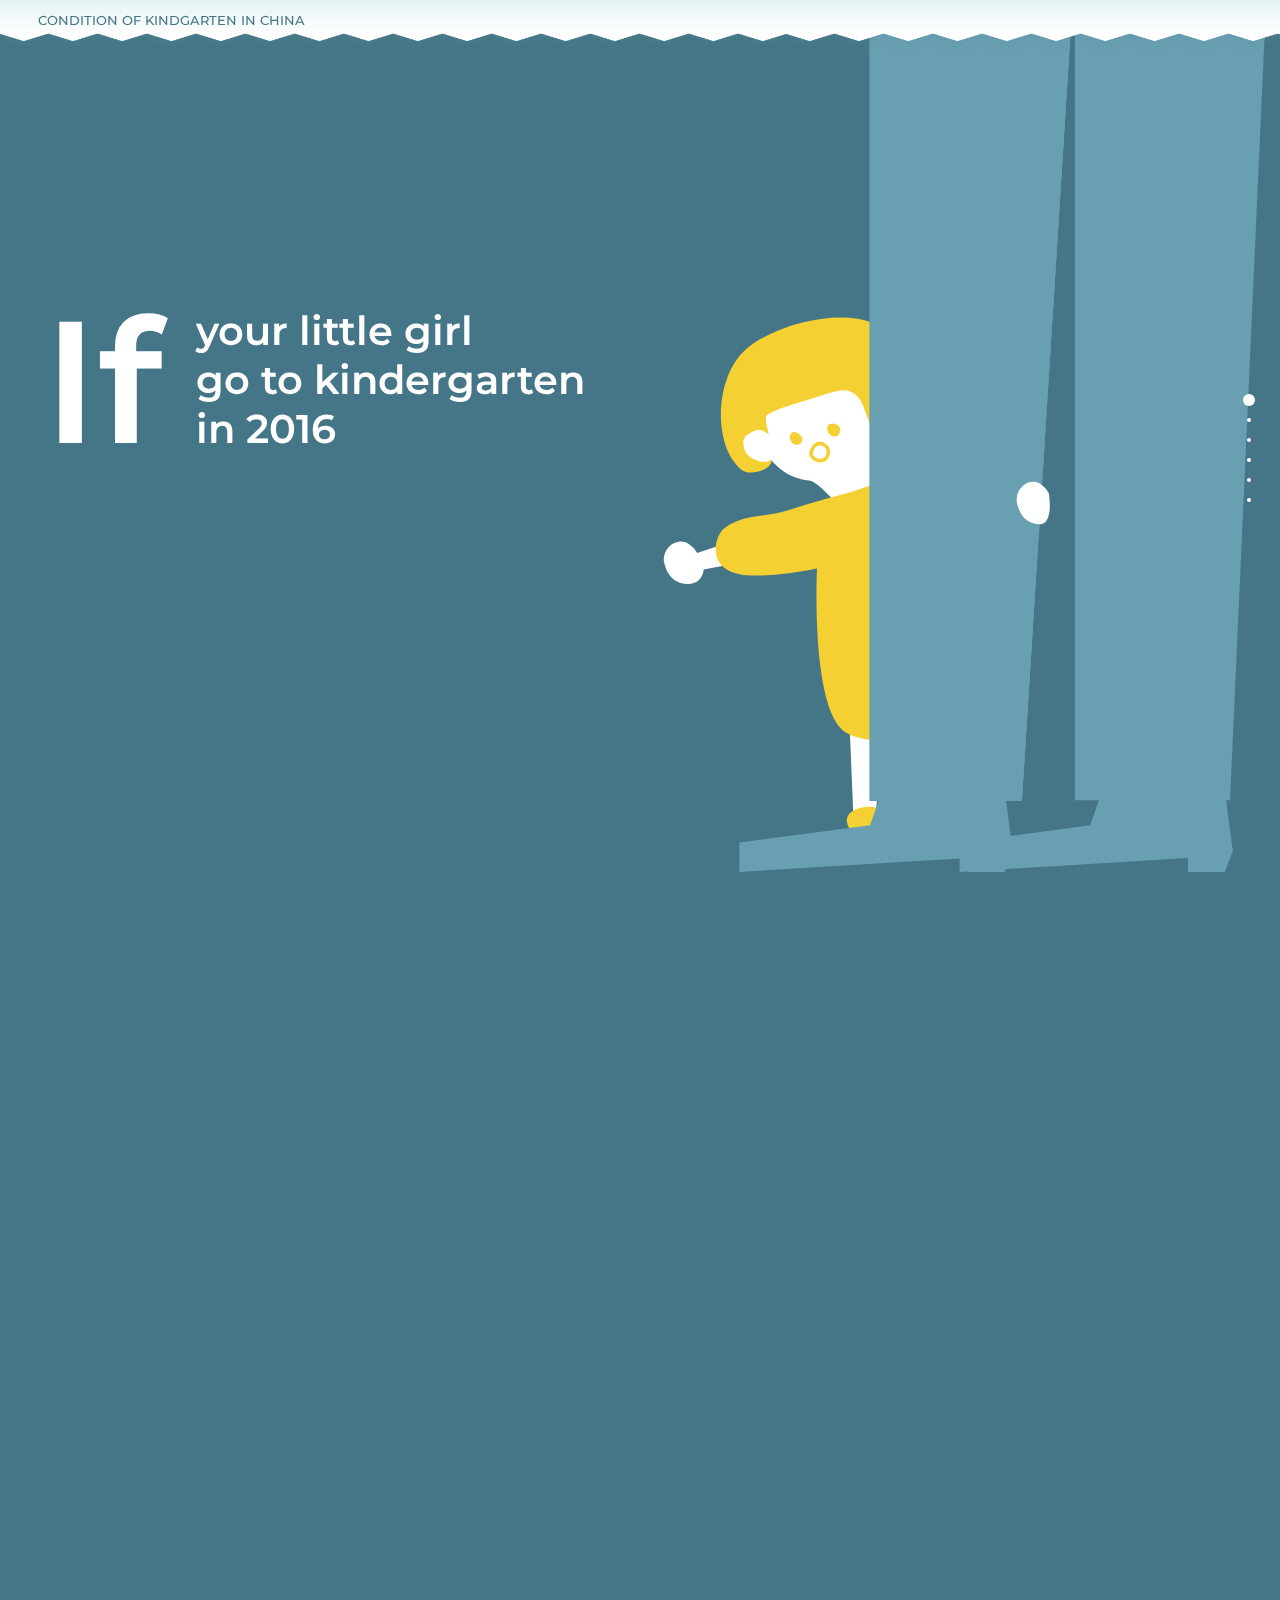
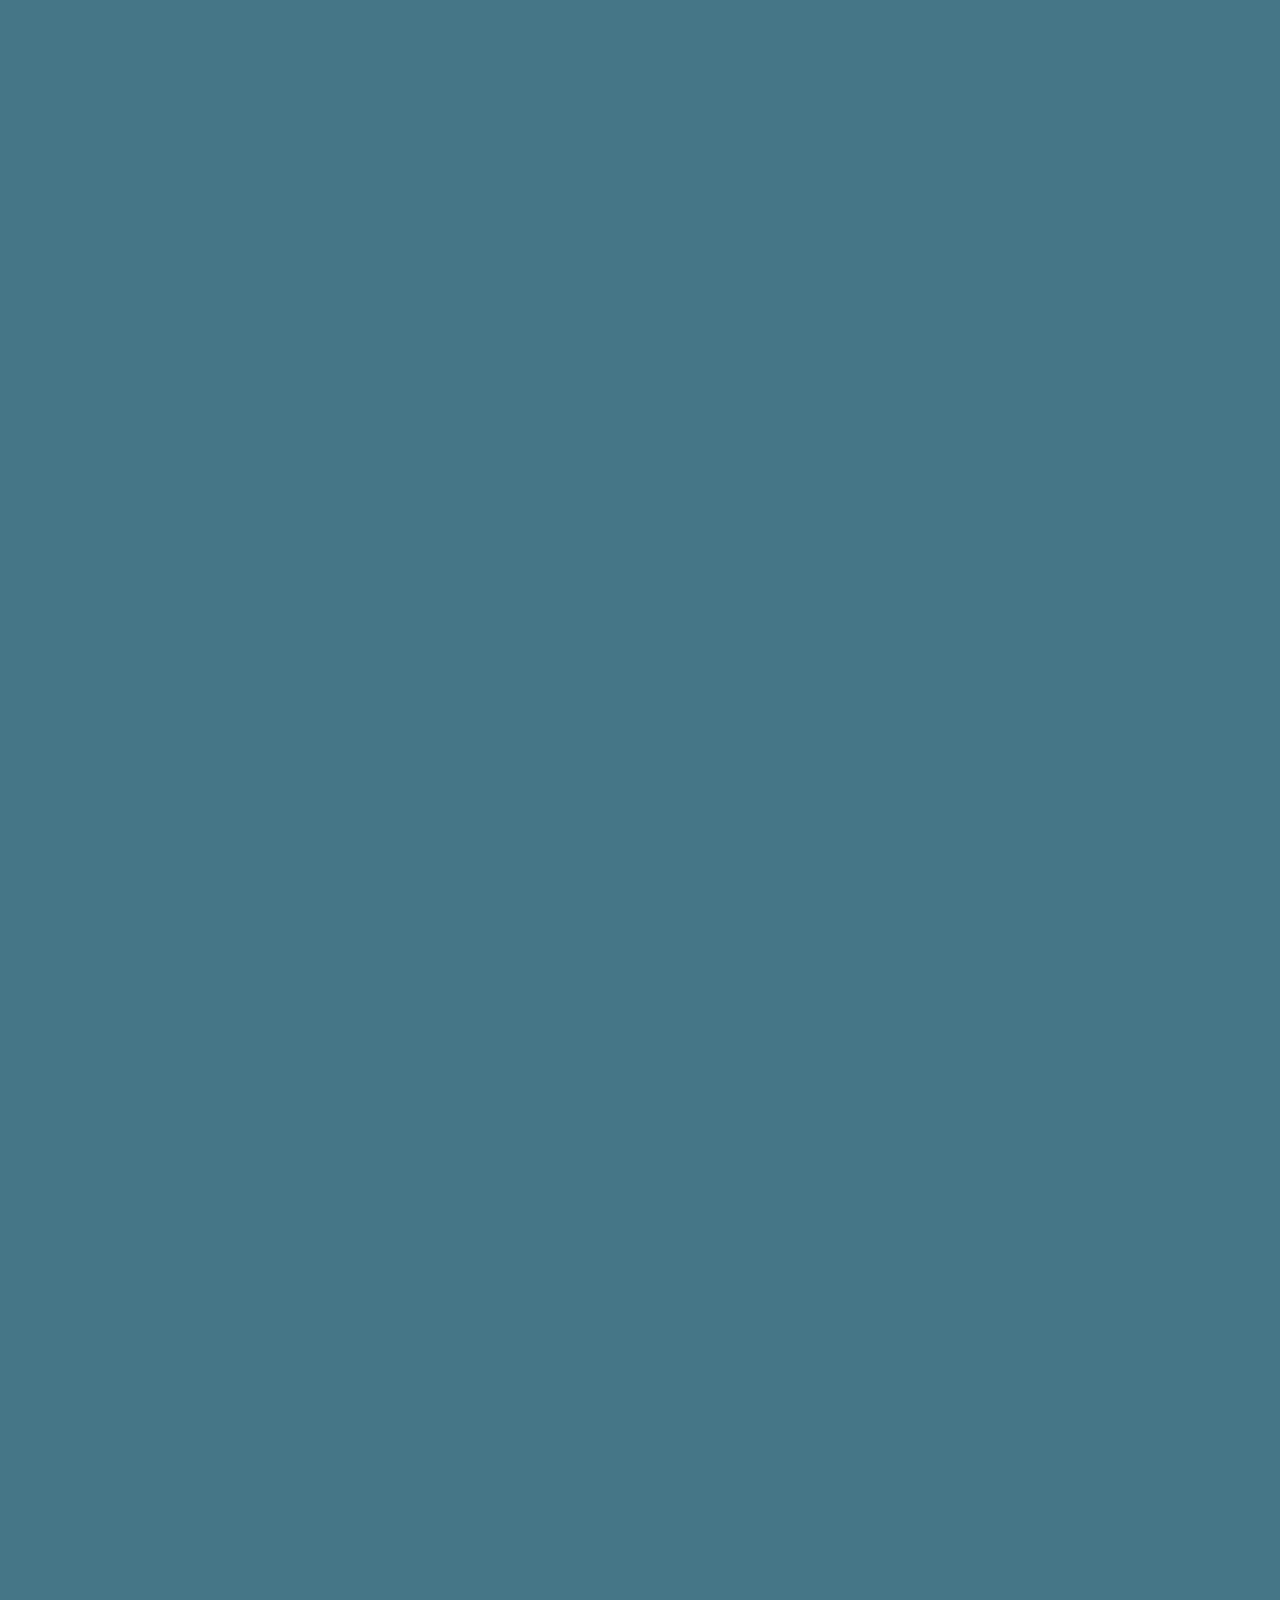
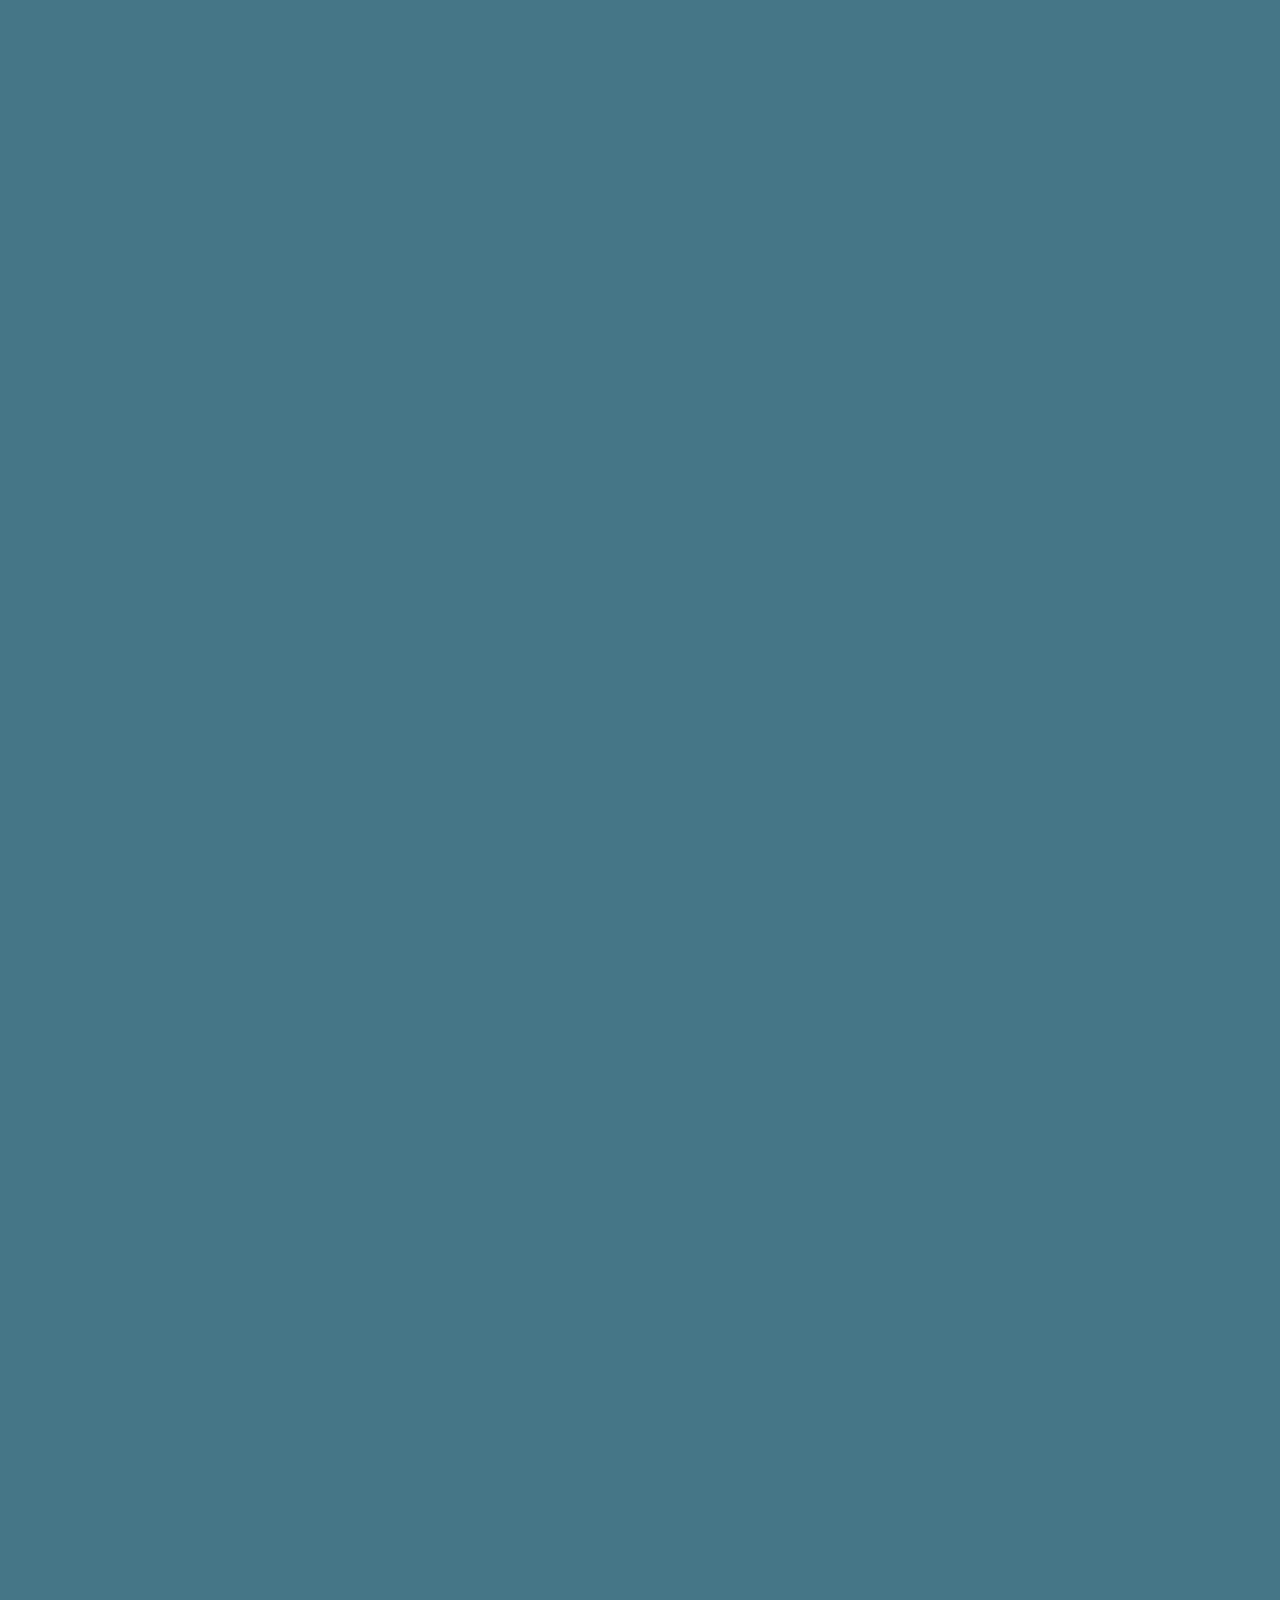
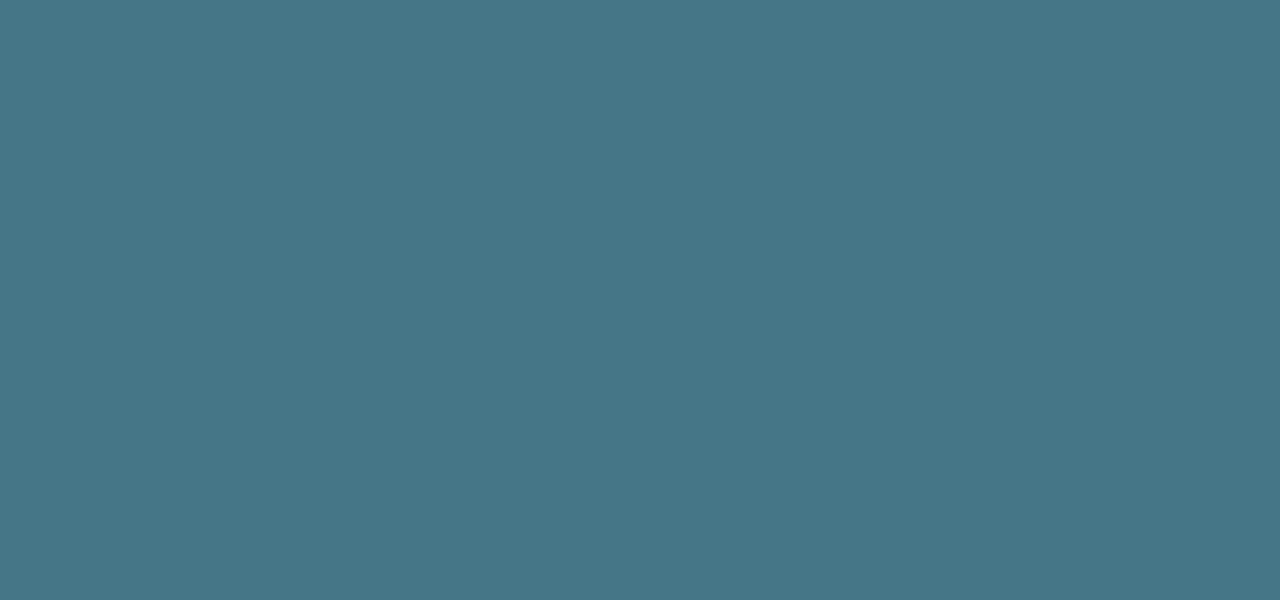
<file: index.html>
<!DOCTYPE html>
<html xmlns="http://www.w3.org/1999/xhtml">

<head>
	<meta http-equiv="Content-Type" content="text/html; charset=utf-8" />
	<title>Condition of kindgarten in China</title>

	<link rel="stylesheet" type="text/css" href="style/fullpage.css" />
	<link rel="stylesheet" type="text/css" href="style/style.css" />

	<!--[if IE]>
		<script type="text/javascript">
			 var console = { log: function() {} };
		</script>
	<![endif]-->
</head>

<body>
<div class="menu">
	<div class="label">Condition of kindgarten in China</div>
	<!-- <div class="spacer"></div> -->
	<div class="item"><a href="http://www.moe.gov.cn/s78/A03/moe_560/jytjsj_2016/2016_qg/"><span>Educational Statistics in 2016</span></a></div> 
	<div class="item">/</div>
	<div class="item"><a href="http://data.stats.gov.cn"><span>China Statistics Bureau</span></a></div>
	<div class="item">Data Source :</div>
</div>

<div id="fullpage">
	<div class="section" id="section0">
		<h1>If</h1>
		<h3>your little girl<br>go to kindergarten<br>in 2016</h3>
	</div>
		
	<div class="section" id="section1">
		<h2>There would be almost 30 children in one class.</h2>
		<button class="md-trigger" data-modal="modal-1">See more data →</button>
	</div>

	<div class="section" id="section2">
		<h2>Except your girl, a teacher need to take care of other 7 kids.</h2>
		<button class="md-trigger" data-modal="modal-2">See more data →</button>
	</div>

	<div class="section" id="section3">
		<h2>The outdoor sport area for every child is 3.95m<sup>2</sup>.</h2>
		<button class="md-trigger" data-modal="modal-3">See more data →</button>
		
	</div>

	<div class="section" id="section4">
		<h2>More than 1/4 of kindergarten is green areas.</h2>
		<button class="md-trigger" data-modal="modal-4">See more data →</button>
		
	</div>

	<div class="section" id="section5">
		<h2>The cost of tuition fee is on a large scale. How much can you pay for the tuition fee?</h2>
		<button class="md-trigger" data-modal="modal-5">See more data →</button>
		
	</div>

</div>

<script type="text/javascript" src="js/fullpage.js"></script>

<script type="text/javascript">
    var myFullpage = new fullpage('#fullpage', {
        // anchors: ['1', '2', '3','4','5','6'],
        navigation: true,
		navigationPosition: 'right',
        loopBottom: true
    });
</script>

<div class="md-modal md-effect-12" id="modal-1">
	<div class="md-content">
		<div class="left">
			<p>According to the guidelines by the Chinese government in 2016, there should be less than <b>30</b> children in one class. There are nine regions which do not meet the standard. Five of them are the places where the income per capita is comparatively low in the whole country.</p>
			<button id="choose">More than 30 children</button>
			<img class="legend" src='style/imgs/2-2.svg'>
			<h4>The Qinling – Huaihe Line (秦岭淮河线)is a reference line used by geographers to distinguish between Northern and Southern China.</h4> 
			<img class="legend" src='style/imgs/2-3.svg'>
			<h4>Heihe - Tengchong Line (黑河腾冲线) is an imaginary line divides the territory of China as follows (2002 statistics): 
				57% of the area is west of this line, but only 6% of the population lives there; 
				43% of the area is east of this line, but 94% of the population lives there.</h4> 
		</div>
		<div class="right">
			<img class="graph" src='style/imgs/2-1.svg'>
		</div>	
		<button class="md-close">← Back</button>	
	</div>
</div>

<div class="md-modal md-effect-12" id="modal-2">
	<div class="md-content">
		<div class="left">	
			<p>Generally, there is a shortage of educational personnel in China. In the rural area, only one teacher for a class of 20 children at the most. The condition in the urban area is also not good, two teachers take charge of one class. For example, in Shanghai, 9 children are looked after by one teacher as shown in the graph. Each dot represents a child. </p>		
			<button id="choose">Per capita income ↓</button>
		</div>		
		<div class="right">	
			<img class="graph" src='style/imgs/3-1.svg'>
		</div>
		<button class="md-close">← Back</button>	
	</div>
</div>

<div class="md-modal md-effect-12" id="modal-3">
	<div class="md-content">

		<div class="left">	
			<p><b>4m<sup>2</sup></b> is the minimum number for the sports area for each child in kindergartens. There is a stereotype in China that people in North area are stronger than the south. Maybe the difference starts with kindergartens. The percentage of mountain area could be the reason.</p>
			<img class="legend" src='style/imgs/4-2.svg'>
			<button id="choose">Northern area in China</button>
		</div>	
		<div class="right">						
			<img class="graph" src='style/imgs/4-1.svg'>
		</div>	
		<button class="md-close">← Back</button>
	</div>
</div>

<div class="md-modal md-effect-12" id="modal-4">
	<div class="md-content">
		
		<div class="left">	
			<p>According to the guidelines by the Chinese government, the percentage of green area in one kindergarten should be <b>30%</b> at least. But the average data shows that there are none of the regions up to standard. Although some areas are limited by the population density, for other regions, it’s still a problem. Urban planners and proprietors should take more responsibilities for this issue which has a massive influence in both mental and physical health of children.</p>				
			
		</div>	
		<div class="right">	
			<img class="graph" src='style/imgs/5-1.svg'>
		</div>
		<button class="md-close">← Back</button>
	</div>
</div>

<div class="md-modal md-effect-12" id="modal-5">
		<div class="md-content">
			<div class="special">	
				<p>The tuition fee of a kindergarten run by the government is always limited to an affordable range. However, the amount of these kindergartens is far behind needs. The cost of other kindergartens is rising every year because of the demanding requirements and their distinctive features in education.</p>
				<div class="salarybar"  id="salarybar">
					<div class="salary" ></div>
				</div>
				<button class="md-close">← Back</button>
			</div>
			
		</div>
	</div>

<!-- /container -->
<div class="md-overlay"></div><!-- the overlay element -->

<script src="js/classie.js"></script>
<script src="js/modalEffects.js"></script>
<script src="js/drag.js"></script>


</body>
</html>
</file>
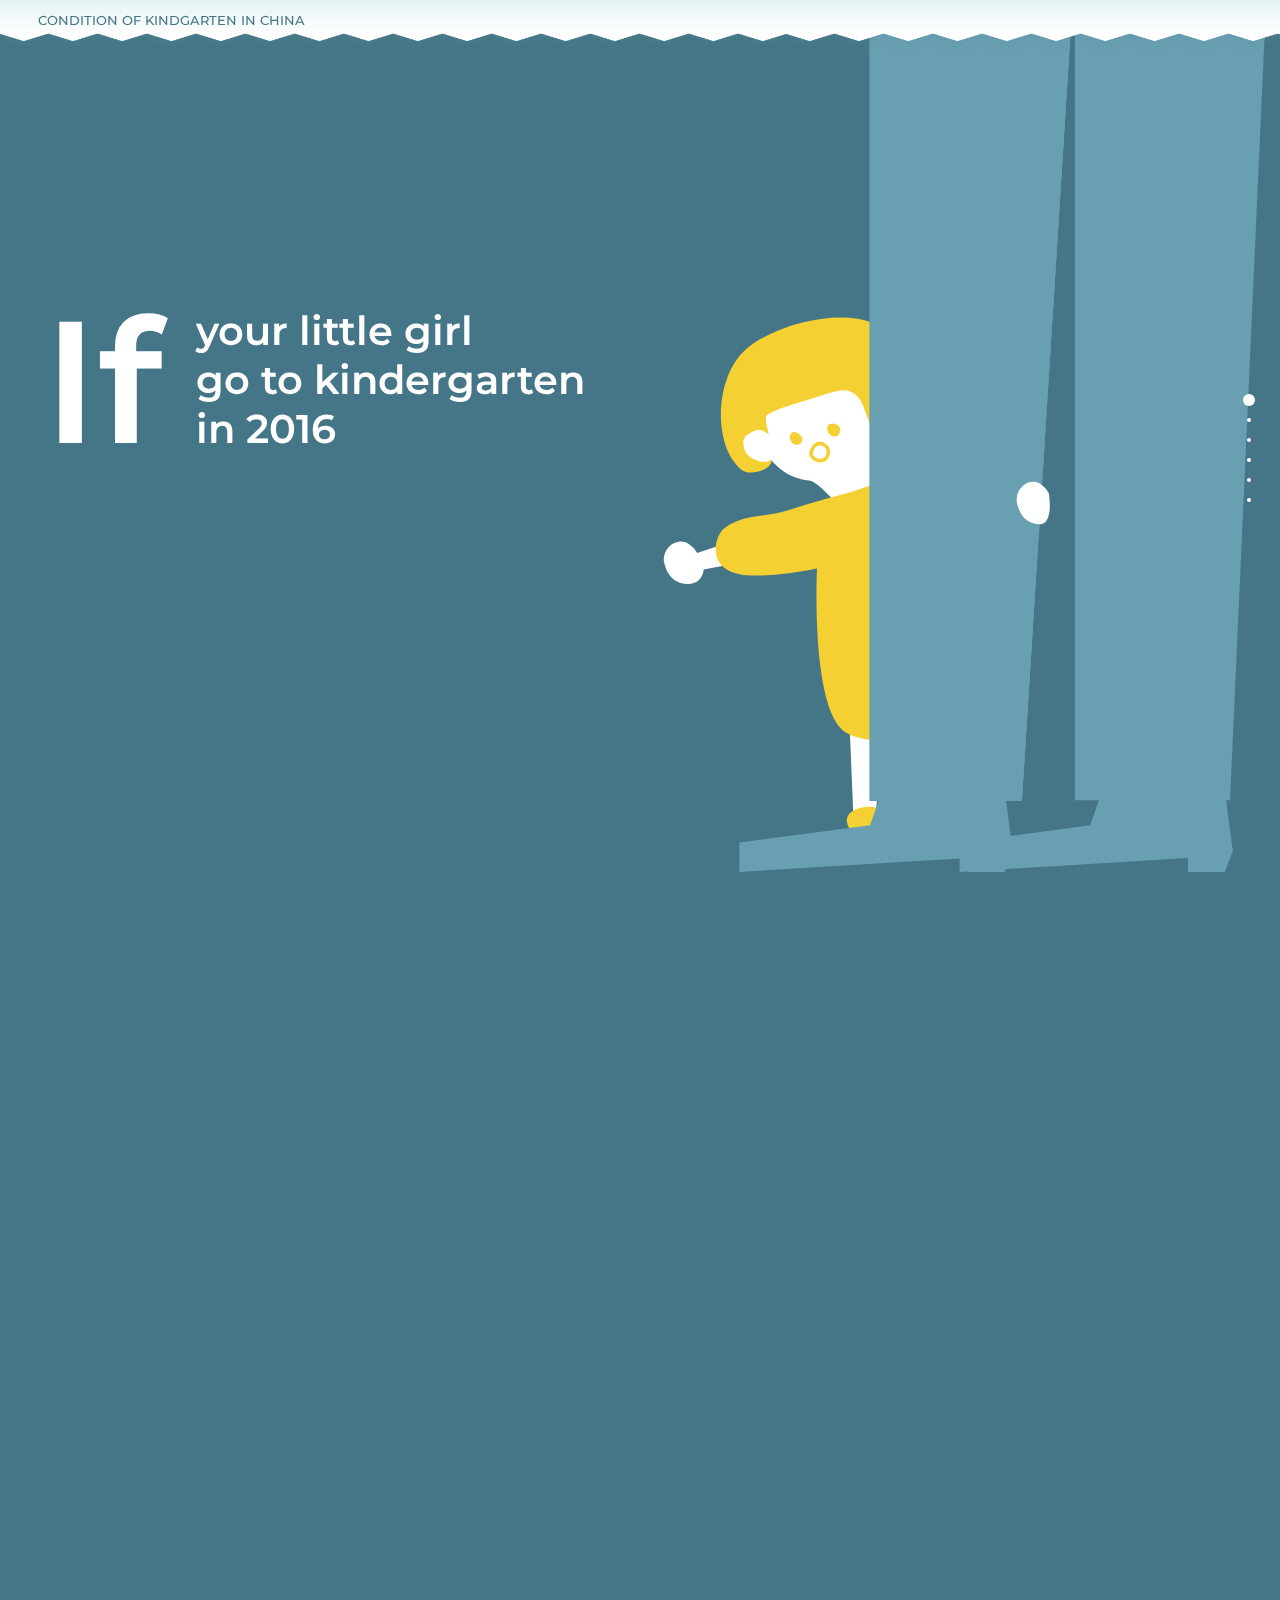
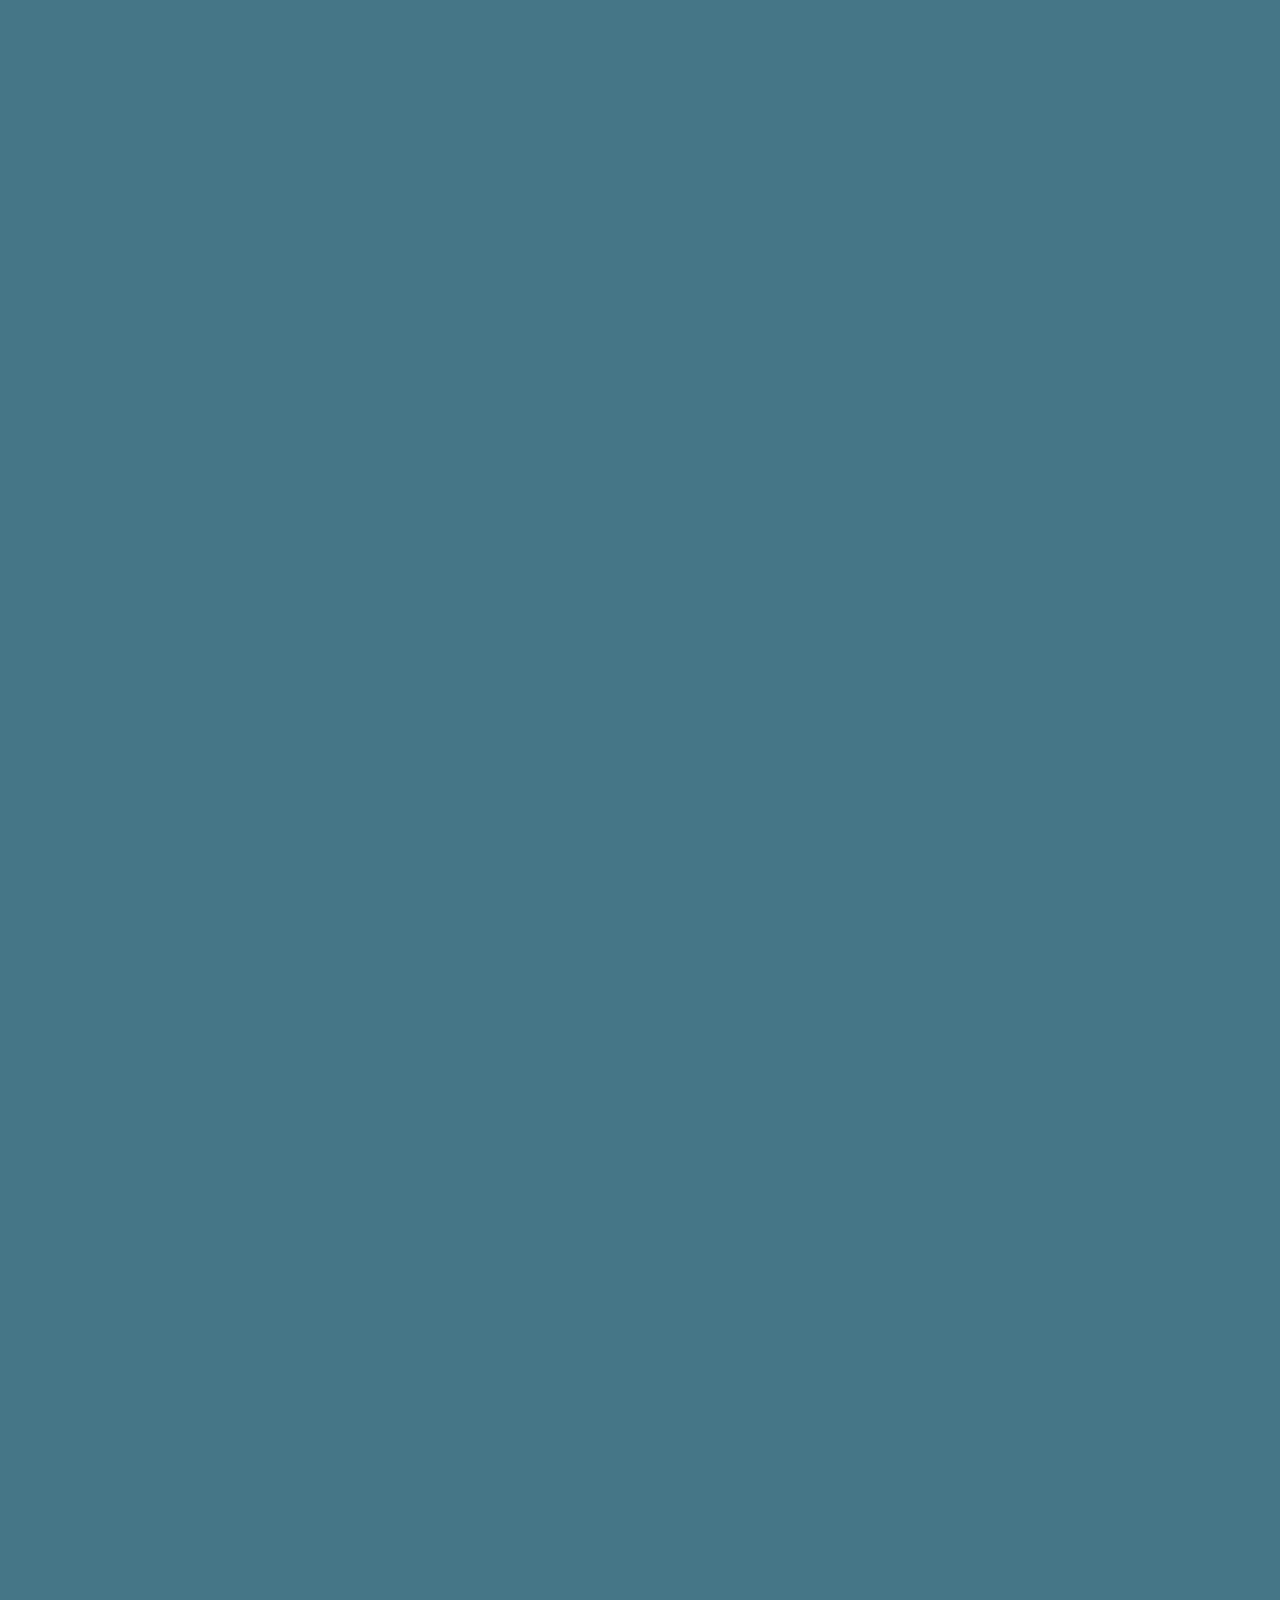
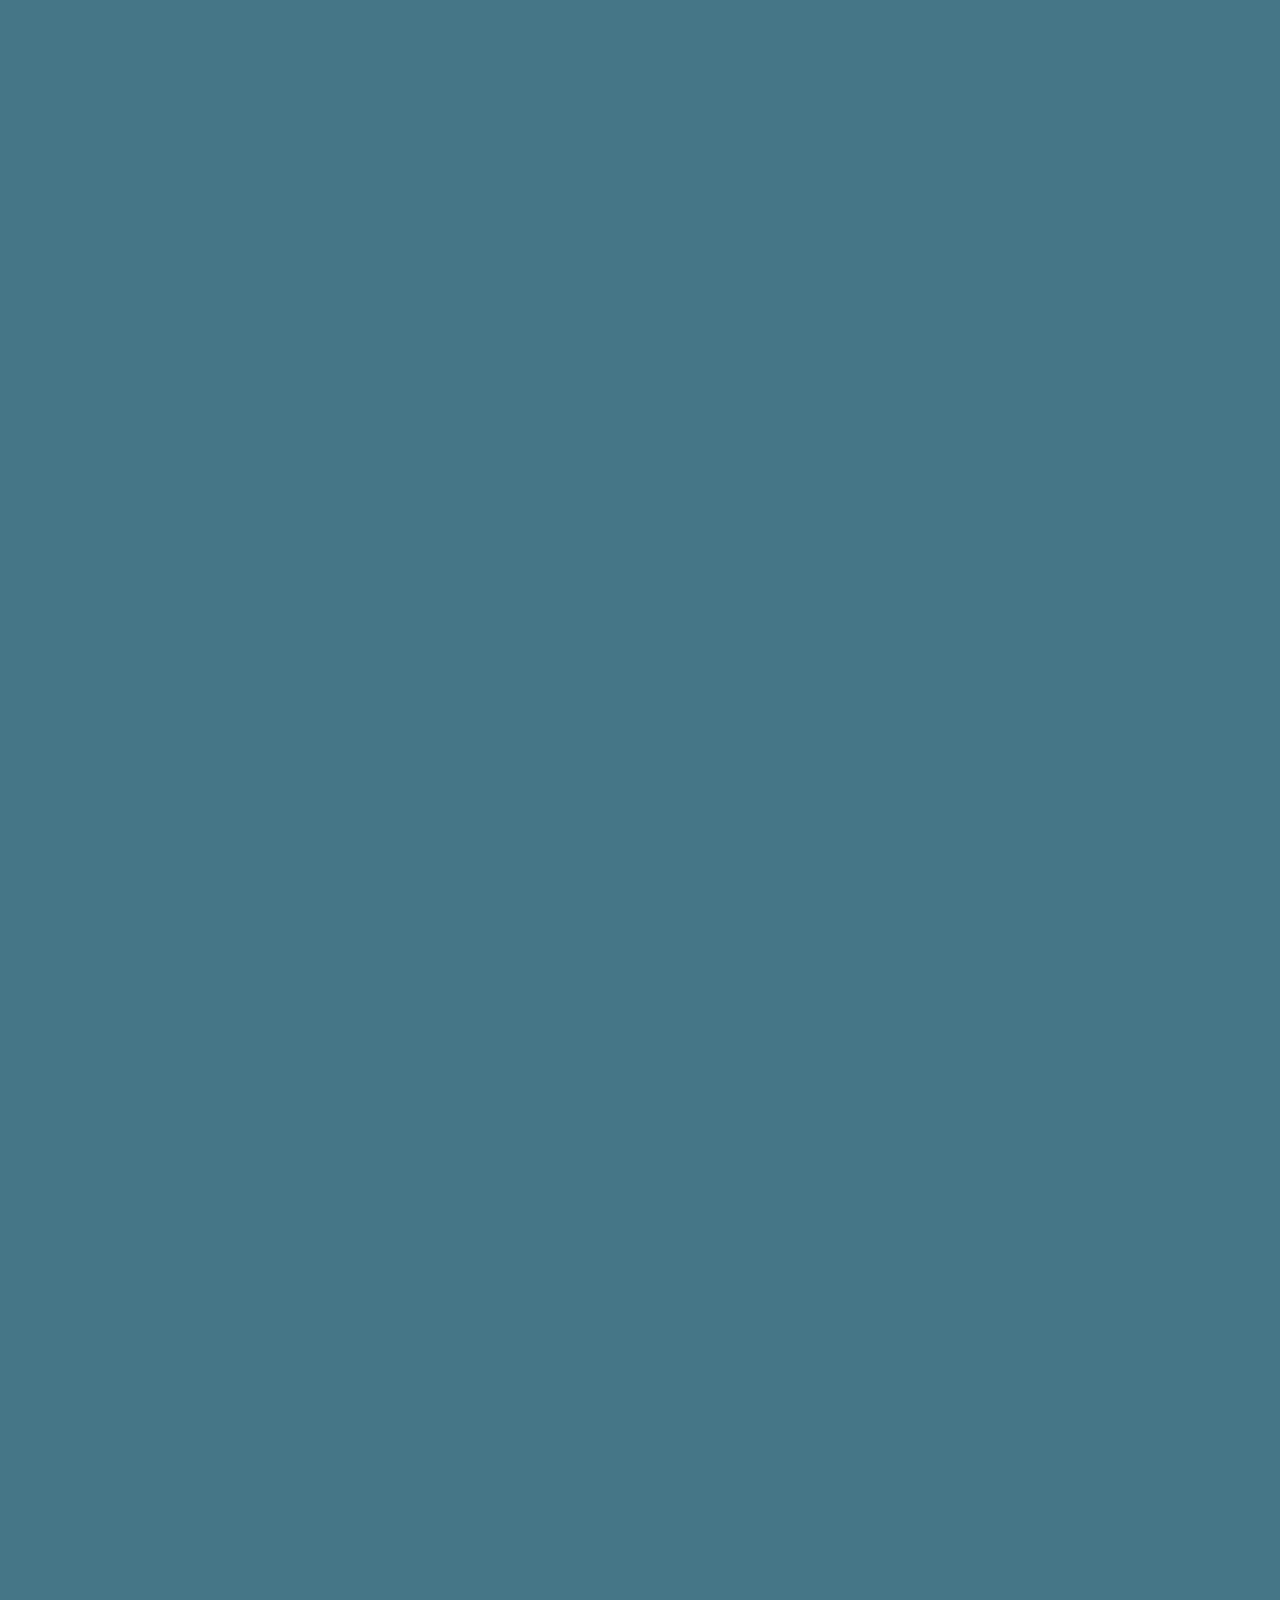
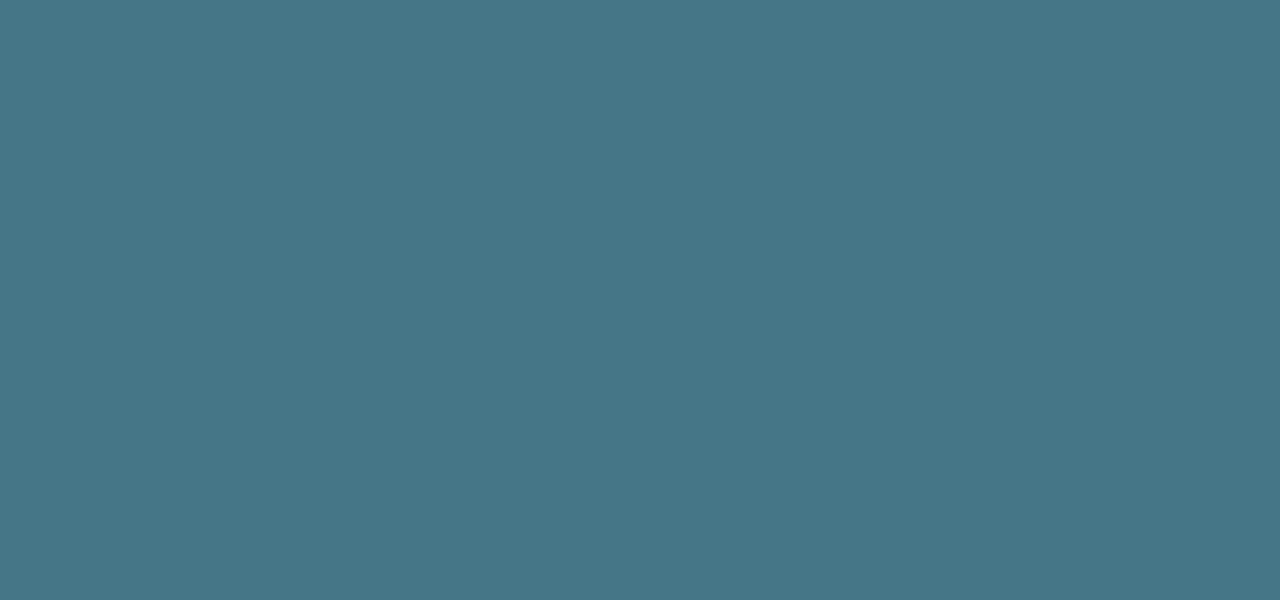
<file: kindgarten.html>
<!DOCTYPE html>
<html xmlns="http://www.w3.org/1999/xhtml">

<head>
	<meta http-equiv="Content-Type" content="text/html; charset=utf-8" />
	<title>Condition of kindgarten in China</title>

	<link rel="stylesheet" type="text/css" href="style/fullpage.css" />
	<link rel="stylesheet" type="text/css" href="style/style.css" />

	<!--[if IE]>
		<script type="text/javascript">
			 var console = { log: function() {} };
		</script>
	<![endif]-->
</head>

<body>
<div class="menu">
	<div class="label">Condition of kindgarten in China</div>
	<!-- <div class="spacer"></div> -->
	<div class="item"><a href="http://www.moe.gov.cn/s78/A03/moe_560/jytjsj_2016/2016_qg/"><span>Educational Statistics in 2016</span></a></div> 
	<div class="item">/</div>
	<div class="item"><a href="http://data.stats.gov.cn"><span>China Statistics Bureau</span></a></div>
	<div class="item">Data Source :</div>
</div>

<div id="fullpage">
	<div class="section" id="section0">
		<h1>If</h1>
		<h3>your little girl<br>go to kindergarten<br>in 2016</h3>
	</div>
		
	<div class="section" id="section1">
		<h2>There would be almost 30 children in one class.</h2>
		<button class="md-trigger" data-modal="modal-1">See more data →</button>
	</div>

	<div class="section" id="section2">
		<h2>Except your girl, a teacher need to take care of other 7 kids.</h2>
		<button class="md-trigger" data-modal="modal-2">See more data →</button>
	</div>

	<div class="section" id="section3">
		<h2>The outdoor sport area for every child is 3.95m<sup>2</sup>.</h2>
		<button class="md-trigger" data-modal="modal-3">See more data →</button>
		
	</div>

	<div class="section" id="section4">
		<h2>More than 1/4 of kindergarten is green areas.</h2>
		<button class="md-trigger" data-modal="modal-4">See more data →</button>
		
	</div>

	<div class="section" id="section5">
		<h2>The cost of tuition fee is on a large scale. How much can you pay for the tuition fee?</h2>
		<button class="md-trigger" data-modal="modal-5">See more data →</button>
		
	</div>

</div>

<script type="text/javascript" src="js/fullpage.js"></script>

<script type="text/javascript">
    var myFullpage = new fullpage('#fullpage', {
        // anchors: ['1', '2', '3','4','5','6'],
        navigation: true,
		navigationPosition: 'right',
        loopBottom: true
    });
</script>

<div class="md-modal md-effect-12" id="modal-1">
	<div class="md-content">
		<div class="left">
			<p>According to the guidelines by the Chinese government in 2016, there should be less than <b>30</b> children in one class. There are nine regions which do not meet the standard. Five of them are the places where the income per capita is comparatively low in the whole country.</p>
			<button id="choose">More than 30 children</button>
			<img class="legend" src='style/imgs/2-2.svg'>
			<h4><b>The Qinling – Huaihe Line (秦岭淮河线) </b>is a reference line used by geographers to distinguish between Northern and Southern China.</h4> 
			<img class="legend" src='style/imgs/2-3.svg'>
			<h4><b>Heihe - Tengchong Line (黑河腾冲线) </b> is an imaginary line divides the territory of China as follows (2002 statistics): 
				57% of the area is west of this line, but only 6% of the population lives there; 
				43% of the area is east of this line, but 94% of the population lives there.</h4> 
		</div>
		<div class="right">
			<img class="graph" src='style/imgs/2-1.svg'>
		</div>	
		<button class="md-close">← Back</button>	
	</div>
</div>

<div class="md-modal md-effect-12" id="modal-2">
	<div class="md-content">
		<div class="left">	
			<p>Generally, there is a shortage of educational personnel in China. In the rural area, only one teacher for a class of 20 children at the most. The condition in the urban area is also not good, two teachers take charge of one class. For example, in Shanghai, 9 children are looked after by one teacher as shown in the graph. Each dot represents a child. </p>		
			<button id="choose">Per capita income ↓</button>
		</div>		
		<div class="right">	
			<img class="graph" src='style/imgs/3-1.svg'>
		</div>
		<button class="md-close">← Back</button>	
	</div>
</div>

<div class="md-modal md-effect-12" id="modal-3">
	<div class="md-content">

		<div class="left">	
			<p><b>4m<sup>2</sup></b> is the minimum number for the sports area for each child in kindergartens. There is a stereotype in China that people in North area are stronger than the south. Maybe the difference starts with kindergartens. The percentage of mountain area could be the reason.</p>
			<img class="legend" src='style/imgs/4-2.svg'>
			<button id="choose">Northern area in China</button>
		</div>	
		<div class="right">						
			<img class="graph" src='style/imgs/4-1.svg'>
		</div>	
		<button class="md-close">← Back</button>
	</div>
</div>

<div class="md-modal md-effect-12" id="modal-4">
	<div class="md-content">
		
		<div class="left">	
			<p>According to the guidelines by the Chinese government, the percentage of green area in one kindergarten should be <b>30%</b> at least. But the average data shows that there are none of the regions up to standard. Although some areas are limited by the population density, for other regions, it’s still a problem. Urban planners and proprietors should take more responsibilities for this issue which has a massive influence in both mental and physical health of children.</p>				
			
		</div>	
		<div class="right">	
			<img class="graph" src='style/imgs/5-1.svg'>
		</div>
		<button class="md-close">← Back</button>
	</div>
</div>

<div class="md-modal md-effect-12" id="modal-5">
		<div class="md-content">
			<div class="special">	
				<p>The tuition fee of a kindergarten run by the government is always limited to an affordable range. However, the amount of these kindergartens is far behind needs. The cost of other kindergartens is rising every year because of the demanding requirements and their distinctive features in education.</p>
				<div class="salarybar"  id="salarybar">
					<div class="salary" ></div>
				</div>
				<button class="md-close">← Back</button>
			</div>
			
		</div>
	</div>

<!-- /container -->
<div class="md-overlay"></div><!-- the overlay element -->

<script src="js/classie.js"></script>
<script src="js/modalEffects.js"></script>
<script src="js/drag.js"></script>


</body>
</html>
</file>
<file: style/fullpage.css>
/*!
 * fullPage 3.0.8
 * https://github.com/alvarotrigo/fullPage.js
 *
 * @license GPLv3 for open source use only
 * or Fullpage Commercial License for commercial use
 * http://alvarotrigo.com/fullPage/pricing/
 *
 * Copyright (C) 2018 http://alvarotrigo.com/fullPage - A project by Alvaro Trigo
 */
html.fp-enabled,
.fp-enabled body {
    margin: 0;
    padding: 0;
    overflow:hidden;

    /*Avoid flicker on slides transitions for mobile phones #336 */
    -webkit-tap-highlight-color: rgba(0,0,0,0);
}
.fp-section {
    position: relative;
    -webkit-box-sizing: border-box; /* Safari<=5 Android<=3 */
    -moz-box-sizing: border-box; /* <=28 */
    box-sizing: border-box;
}
.fp-slide {
    float: left;
}
.fp-slide, .fp-slidesContainer {
    height: 100%;
    display: block;
}
.fp-slides {
    z-index:1;
    height: 100%;
    overflow: hidden;
    position: relative;
    -webkit-transition: all 0.3s ease-out; /* Safari<=6 Android<=4.3 */
    transition: all 0.3s ease-out;
}
.fp-section.fp-table, .fp-slide.fp-table {
    display: table;
    table-layout:fixed;
    width: 100%;
}
.fp-tableCell {
    display: table-cell;
    vertical-align: middle;
    width: 100%;
    height: 100%;
}
.fp-slidesContainer {
    float: left;
    position: relative;
}
.fp-controlArrow {
    -webkit-user-select: none; /* webkit (safari, chrome) browsers */
    -moz-user-select: none; /* mozilla browsers */
    -khtml-user-select: none; /* webkit (konqueror) browsers */
    -ms-user-select: none; /* IE10+ */
    position: absolute;
    z-index: 4;
    top: 50%;
    cursor: pointer;
    width: 0;
    height: 0;
    border-style: solid;
    margin-top: -38px;
    -webkit-transform: translate3d(0,0,0);
    -ms-transform: translate3d(0,0,0);
    transform: translate3d(0,0,0);
}
.fp-controlArrow.fp-prev {
    left: 15px;
    width: 0;
    border-width: 38.5px 34px 38.5px 0;
    border-color: transparent #fff transparent transparent;
}
.fp-controlArrow.fp-next {
    right: 15px;
    border-width: 38.5px 0 38.5px 34px;
    border-color: transparent transparent transparent #fff;
}
.fp-scrollable {
    overflow: hidden;
    position: relative;
}
.fp-scroller{
    overflow: hidden;
}
.iScrollIndicator{
    border: 0 !important;
}
.fp-notransition {
    -webkit-transition: none !important;
    transition: none !important;
}
#fp-nav {
    position: fixed;
    z-index: 100;
    margin-top: -32px;
    top: 50%;
    opacity: 1;
    -webkit-transform: translate3d(0,0,0);
}
#fp-nav.fp-right {
    right: 17px;
}
#fp-nav.fp-left {
    left: 17px;
}
.fp-slidesNav{
    position: absolute;
    z-index: 4;
    opacity: 1;
    -webkit-transform: translate3d(0,0,0);
    -ms-transform: translate3d(0,0,0);
    transform: translate3d(0,0,0);
    left: 0 !important;
    right: 0;
    margin: 0 auto !important;
}
.fp-slidesNav.fp-bottom {
    bottom: 17px;
}
.fp-slidesNav.fp-top {
    top: 17px;
}
#fp-nav ul,
.fp-slidesNav ul {
  margin: 0;
  padding: 0;
}
#fp-nav ul li,
.fp-slidesNav ul li {
    display: block;
    width: 14px;
    height: 13px;
    margin: 7px;
    position:relative;
}
.fp-slidesNav ul li {
    display: inline-block;
}
#fp-nav ul li a,
.fp-slidesNav ul li a {
    display: block;
    position: relative;
    z-index: 1;
    width: 100%;
    height: 100%;
    cursor: pointer;
    text-decoration: none;
}
#fp-nav ul li a.active span,
.fp-slidesNav ul li a.active span,
#fp-nav ul li:hover a.active span,
.fp-slidesNav ul li:hover a.active span{
    height: 12px;
    width: 12px;
    margin: -6px 0 0 -6px;
    border-radius: 100%;
 }
#fp-nav ul li a span,
.fp-slidesNav ul li a span {
    border-radius: 50%;
    position: absolute;
    z-index: 1;
    height: 4px;
    width: 4px;
    border: 0;
    background: #333;
    left: 50%;
    top: 50%;
    margin: -2px 0 0 -2px;
    -webkit-transition: all 0.1s ease-in-out;
    -moz-transition: all 0.1s ease-in-out;
    -o-transition: all 0.1s ease-in-out;
    transition: all 0.1s ease-in-out;
}
#fp-nav ul li:hover a span,
.fp-slidesNav ul li:hover a span{
    width: 10px;
    height: 10px;
    margin: -5px 0px 0px -5px;
}
#fp-nav ul li .fp-tooltip {
    position: absolute;
    top: -2px;
    color: #fff;
    font-size: 14px;
    font-family: arial, helvetica, sans-serif;
    white-space: nowrap;
    max-width: 220px;
    overflow: hidden;
    display: block;
    opacity: 0;
    width: 0;
    cursor: pointer;
}
#fp-nav ul li:hover .fp-tooltip,
#fp-nav.fp-show-active a.active + .fp-tooltip {
    -webkit-transition: opacity 0.2s ease-in;
    transition: opacity 0.2s ease-in;
    width: auto;
    opacity: 1;
}
#fp-nav ul li .fp-tooltip.fp-right {
    right: 20px;
}
#fp-nav ul li .fp-tooltip.fp-left {
    left: 20px;
}
.fp-auto-height.fp-section,
.fp-auto-height .fp-slide,
.fp-auto-height .fp-tableCell{
    height: auto !important;
}

.fp-responsive .fp-auto-height-responsive.fp-section,
.fp-responsive .fp-auto-height-responsive .fp-slide,
.fp-responsive .fp-auto-height-responsive .fp-tableCell {
    height: auto !important;
}

/*Only display content to screen readers*/
.fp-sr-only{
    position: absolute;
    width: 1px;
    height: 1px;
    padding: 0;
    overflow: hidden;
    clip: rect(0, 0, 0, 0);
    white-space: nowrap;
    border: 0;
}
</file>
<file: style/style.css>
/* @CHARSET "ISO-8859-1"; */

@import url('https://fonts.googleapis.com/css?family=Montserrat:400,500,800,900&display=swap');

/* Reset CSS
 * --------------------------------------- */
body,div,dl,dt,dd,ul,ol,li,h1,h2,h3,h4,h5,h6,pre,
form,fieldset,input,textarea,p,blockquote,th,td {
    padding: 0;
    margin: 0;
}
a{
	text-decoration:none;
}
h1,h2,h3,h4,h5,h6 {
    font-weight: normal;
    font-size: 100%;
    margin:0;
    padding:0;
    color:#444;
}
q:before,q:after {
    content:'';
}
abbr,acronym { border: 0;
}

sup {
	
	 /* Specified in % so that the sup/sup is the
     right size relative to the surrounding text */
	 font-size: 75%;

	 /* Zero out the line-height so that it doesn't
		interfere with the positioning that follows */
	 line-height: 0;
   
	 /* Where the magic happens: makes all browsers position
		the sup/sup properly, relative to the surrounding text */
	 position: relative;
   
	 /* Note that if you're using Eric Meyer's reset.css, this
		is already set and you can remove this rule */
	 vertical-align: baseline;

	 /* Move the superscripted text up */
	top: -10px;
  }
  


/* Custom CSS
 * --------------------------------------- */
body{
	font-family: 'Montserrat', sans-serif;
	/* background-image: url(imgs/bg.png);
	background-size: cover; */
	background-color: #457687;
}
.wrap{
	margin-left: auto;
	margin-right: auto;
	width: 960px;
	position: relative;
}

.section{
	
	top:10%;
	margin: 0 3% 0 3%;
}

.fp-tableCell {
    display: table-cell;
	vertical-align: top;
	/* top:30%; */
}



.menu {
  color:#457687;
  display: inline-block;
  cursor: pointer;
  pointer-events: none;
  position: absolute;
  top: 0px;
  left: 0px;
  background-image: url(imgs/nav-01.png);
  z-index: 5;
  background-size: contain;
  padding: 10px 3% 30px 3%;
  width: 100%;
  font-family: 'Montserrat', sans-serif;
}

.menu:hover {
  pointer-events: all;
}

.label {
  display: inline-block;
  cursor: pointer;
  pointer-events: all;
  font-size: 10pt;
  text-transform: uppercase;
  font-weight: 500;
}

.item {
  position: relative;
  /* display: inline-block; */
  margin-right: 10px;
  top: 10px;
  float:right;
  right:5%;
  opacity: 0;
  transition: opacity 0.5s ease, top 0.5s ease;
  transition-delay: 0;
  font-size: 8pt;
  font-family: 'Montserrat', sans-serif;
}

span {
  transition: color 0.5s ease;
}

.item:hover span {
  color: #ff0000;
}
.menu:hover .spacer:before {
  width: 100%;
  transition-delay: 0s;
}
.menu:hover .item {
  opacity: 1;
  top: 0px;
}
.item:nth-child(1) {
  transition-delay: 3.45s;
}
.item:nth-child(2) {
  transition-delay: 3.4s;
}
.item:nth-child(3) {
  transition-delay: 3.35s;
}
.item:nth-child(4) {
  transition-delay: 3.3s;
}
.item:nth-child(5) {
  transition-delay: 3.25s;
}
.item:nth-child(6) {
  transition-delay: 3.2s;
}
.item:nth-child(7) {
  transition-delay: 3.15s;
}
.item:nth-child(8) {
  transition-delay: 3.1s;
}
.item:nth-child(9) {
  transition-delay: 3.05s;
}
.item:nth-child(10) {
  transition-delay: 3s;
}
/* .menu:hover .item:nth-child(1) {
  transition-delay: 0.25s;
}
.menu:hover .item:nth-child(2) {
  transition-delay: 0.3s;
}
.menu:hover .item:nth-child(3) {
  transition-delay: 0.35s;
}
.menu:hover .item:nth-child(4) {
  transition-delay: 0.4s;
}
.menu:hover .item:nth-child(5) {
  transition-delay: 0.45s;
}
.menu:hover .item:nth-child(6) {
  transition-delay: 0.5s;
}
.menu:hover .item:nth-child(7) {
  transition-delay: 0.55s;
}
.menu:hover .item:nth-child(8) {
  transition-delay: 0.6s;
}
.menu:hover .item:nth-child(9) {
  transition-delay: 0.65s;
}
.menu:hover .item:nth-child(10) {
  transition-delay: 0.7s;
} */
.menu:hover .item:nth-child(1) {
	transition-delay: 0.7s;
  }
  .menu:hover .item:nth-child(2) {
	transition-delay: 0.65s;
  }
  .menu:hover .item:nth-child(3) {
	transition-delay: 0.6s;
  }
  .menu:hover .item:nth-child(4) {
	transition-delay: 0.55s;
  }
  .menu:hover .item:nth-child(5) {
	transition-delay: 0.5s;
  }
  .menu:hover .item:nth-child(6) {
	transition-delay: 0.45s;
  }
  .menu:hover .item:nth-child(7) {
	transition-delay: 0.4s;
  }
  .menu:hover .item:nth-child(8) {
	transition-delay: 0.35s;
  }
  .menu:hover .item:nth-child(9) {
	transition-delay: 0.3s;
  }
  .menu:hover .item:nth-child(10) {
	transition-delay: 0.25s;
  }

  #fp-nav ul li a span, 
.fp-slidesNav ul li a span {
    background:white;
}


/* Style for our header texts
	* --------------------------------------- */
	h1{
		font-size: 130pt;
		color: #fff;
		margin-right:20px;
		padding:5px;
		top:30%;
		position: relative;
		width:auto;
		display: inline-block;
		font-weight:600;
		text-align:left;
	}

	h2{
		font-size: 32pt;
		color: #fff;
		margin:0;
		/* padding:2px; */
		width: 55%;
		top:25%;
		position: relative;
		z-index: 5;
		font-weight:600;
		text-align:left;
	}

	#section5 h2{
		
		width: 47%;
		/* text-align: center; */
	}

	h3{
		font-size: 30pt;
		color: #fff;
		/* left:10%; */
		margin:0;
		padding:5px;
		top:30%;
		position: relative;
		display: inline-block;
		width:auto;
		font-weight: 600;
		text-align:left;
	}

	p {
		font-size: 14pt;
		color:#000000;
		margin:0;
		padding:5px;
		position: relative;
		font-weight:400;
		text-align:left;
	}

	.special p{
		padding-right: 20%;
	}

	h4 {
		font-size: 10pt;
		color: #060606;
		margin:0;
		padding:1px 5px 2px 5px;
		position: relative;
		font-weight:00;
		text-align:left;
	}

	/* Centered texts in each section
	* --------------------------------------- */
	/* .section{
		text-align:left;
	} */

	/* Backgrounds will cover all the section
	* --------------------------------------- */
	/* .section{
		background-size: contain;
		height: 100%;
  		background-position: right; 
	} */

	b{
		font-weight:600;
	}
	
#section0{
	background-image: url(imgs/1.svg);
	/* background-size: cover; */
	height: 100%;
	background-position: right bottom; 
	background-repeat: no-repeat;
}

#section1{
	background-image: url(imgs/2.svg);
	background-size: 60% 60%;
	/* background-attachment: fixed; */
	background-position: right 50px bottom 20px; 
	background-repeat: no-repeat;
}


#section2{
	background-image: url(imgs/3.svg);
	/* background-size: cover; */
	background-size: 90%;
	background-position: right 50px bottom 20px; 
	background-repeat: no-repeat;
}

#section3{
	background-image: url(imgs/4.svg);
	/* background-size: cover; */
	width: 95%;
	background-position: center bottom 30px; 
	background-repeat: no-repeat;
}

#section4{
	background-image: url(imgs/5.svg);
	/* background-size: cover; */
	width: 95%;
	background-position: center bottom 30px; 
	background-repeat: no-repeat;
}

#section5{
	background-image: url(imgs/6.svg);
	/* background-size: cover; */
	height: 80%;
	background-position: right 1% bottom 1% ; 
	background-repeat: no-repeat;
}

/* .inbg {
	position:absolute;
	z-index: -1;
	bottom:5px;
	height:auto;
}

#bg1{
	float:right; 
	right:0;
	height:100%;
}

#bg2 #bg3{
	float:left; 
	height:auto;
}


#bg4 #bg5{
	
	max-height: 960px;
}


#bg6{
	float:left; 
	height: auto;
	
} */

.hero {
	float:left;
	position: relative;
	top:10%;
	left:5%;
	z-index: 5;
}

button{
	background-color: #45768700;
	font-family: 'Montserrat', sans-serif;
	text-transform: uppercase;
}

.section button {
	border-bottom-color:  #fff;
	border-bottom-width: 0;
	border-top-width: 0;
	border-left-width: 0;
	border-right-width: 0;
	top:25%;
	padding: 10px 0 2px 0px;
	font-size: 12pt;
	font-weight:500;
	/* letter-spacing: 1px; */
	/* cursor: pointer; */
	display: block;
	/* margin: 3px 2px; */
	position: relative;
	z-index: 5;
	transition: 0.4s;
	color: white;
	transition: border-bottom-width 0.1s;
}

.section button:hover {
	border-bottom-width: 1.3px;
}




@media screen and (max-width: 100%) {
	/* @media screen and (max-width: 46.0625em) { */
	.column {
		width: 100%;
		min-width: auto;
		min-height: auto;
		padding: 1em; 
	}

	/* .column p {
		
		text-align: left;
		
	} */

	.column:nth-child(2) {
		box-shadow: 0 -1px 0 rgba(0,0,0,0.1);
	}
}

@media screen and (max-width: 100%) {

	.codrops-icon span {
		display: none;
	}

}

/* General styles for the modal */

/* 
Styles for the html/body for special modal where we want 3d effects
Note that we need a container wrapping all content on the page for the 
perspective effects (not including the modals and the overlay).
*/
/* .md-perspective,
.md-perspective body {
	height: 100%;
	overflow: hidden;
}

.md-perspective body  {
	background: #222;
	-webkit-perspective: 600px;
	-moz-perspective: 600px;
	perspective: 600px;
} */

.container {
	top:100px;
	background: #d1faff;
	/* min-height: 100%; */
	width: 100%;
}

.md-modal {
	position: fixed;
	top: 50%;
	left:50%;
	width: 100%;
	max-width: 1200px;
	min-width: 320px;
	height: auto;
	z-index: 2000;
	visibility: hidden;
	-webkit-backface-visibility: hidden;
	-moz-backface-visibility: hidden;
	backface-visibility: hidden;
	-webkit-transform: translateX(-50%) translateY(-50%);
	-moz-transform: translateX(-50%) translateY(-50%);
	-ms-transform: translateX(-50%) translateY(-50%);
	transform: translateX(-50%) translateY(-50%);
}

.md-show {
	visibility: visible;
}

.md-overlay {
	position: fixed;
	width: 100%;
	height: 100%;
	visibility: hidden;
	top: 0;
	left: 0;
	z-index: 1000;
	opacity: 0;
	
	background: #d1faff;
	-webkit-transition: all 0.3s;
	-moz-transition: all 0.3s;
	transition: all 0.3s;
}

.md-show ~ .md-overlay {
	opacity: 1;
	visibility: visible;
	
}

/* Content styles */
.md-content {
	background-color:  #d1faff;
	position: relative;
	border-radius: 3px;
	margin: 0 auto;
	/* top:50px; */
	max-height: 80%;
	padding:10% 10%;
	display: flex;
    flex-wrap: wrap;
}

.md-content h3 {
	margin: 5px 6% 5px 6%;
	padding: 5px;
	text-align: left;
	font-size: 24px;
	font-weight: 300;
	opacity: 0.8;
	background: rgba(0,0,0,0.1);
	border-radius: 3px 3px 0 0;
	/* float:left; */
}

/* .md-content > div {
	
	padding: 5px 6% 40px 6%;
	margin: 0;
	font-weight: 300;
	font-size: 1.15em;
	
} */

.left{
	flex:30%;
}

.right{
	flex:65%;
	margin-left: 5%;
	background-color: #fffdf5;
}

.md-content > p {
	width:35%;
	height:auto;
	margin: 0;
	padding: 10px 20px 10px 10px;
	/* float:left; */
	display: inline-block;
	left:5%;
}

/* .md-content > div ul {
	margin: 0;
	padding: 0 0 30px 20px;
}

.md-content > div ul li {
	padding: 5px 0;
} */

.md-content button {
	font-size: 12pt;
	font-weight: 500;
	position: relative;
	display: block;
	color: #020202;
	border-bottom-color:  rgb(0, 0, 0);
	border-bottom-width: 0;
	border-top-width: 0;
	border-left-width: 0;
	border-right-width: 0;
	transition: border-bottom-width 0.1s;
	/* margin-top:5%; */
}

.special button{
	top:0;
	margin-top:10px;
	margin-left: 5px;
}

#choose {
	/* border: 1.2px #457687; */
	border-radius: 5px;
	border-bottom-color:   #457687;
	border-color: #457687;
	border-bottom-width: 1.2px;
	border-top-width: 1.2px;
	border-left-width: 1.2px;
	border-right-width: 1.2px;
	margin-bottom: 15px;
	margin-top: 15px;
	padding:10px 15px;
	color:#457687;
	background-color:#45768700;
}

#choose:hover{
	background-color:#457687;
	color:#fffdf5;
}


.md-content button:hover {
	border-bottom-width: 1.3px;
}

/* Individual modal styles with animations/transitions */
/* Effect 12:  Just me */
.md-effect-12 .md-content {
	-webkit-transform: scale(0.8);
	-moz-transform: scale(0.8);
	-ms-transform: scale(0.8);
	transform: scale(0.8);
	opacity: 0;
	-webkit-transition: all 0.3s;
	-moz-transition: all 0.3s;
	transition: all 0.3s;
}

.md-show.md-effect-12 ~ .md-overlay {
	background:  #fffdf5;
} 

.md-effect-12 .md-content h3,
.md-effect-12 .md-content {
	background: transparent;
}

.md-show.md-effect-12 .md-content {
	-webkit-transform: scale(1);
	-moz-transform: scale(1);
	-ms-transform: scale(1);
	transform: scale(1);
	opacity: 1;
}

.special{
	padding: 0 15%;
}

.graph {
	/* float:right;  */
	/* max-width: 100px; */
	width: 100%;
	/* top: -30px; */
	/* margin: 0px; */
	background-color: #fffdf5;
}

/* .special .graph{
	margin-top: 20px;
	max-width: 720px;
} */

.legend{
	max-width: 180px;
}

.salary{
	width: 66px;
  	height: 200px;
  	position: relative;
 	left: 400px;
 	top: 100px;
  	background-image: url(imgs/6-2.svg);
	cursor: pointer;
	/* z-index:100000000000; */
	display: block;
}
.salarybar{
	/* border-radius: 5px; */
	background-image: url(imgs/6-1.svg);
  	/* background: linear-gradient(left top, #E0E0E0, #EEEEEE); */
  	width: 721px;
  	height: 346px;
	margin: 10px 0 0 0;
	display: block;
}


@media screen and (max-width: 700px) {
	.md-content {   
	  flex-direction: column;
	}
  }
</file>
